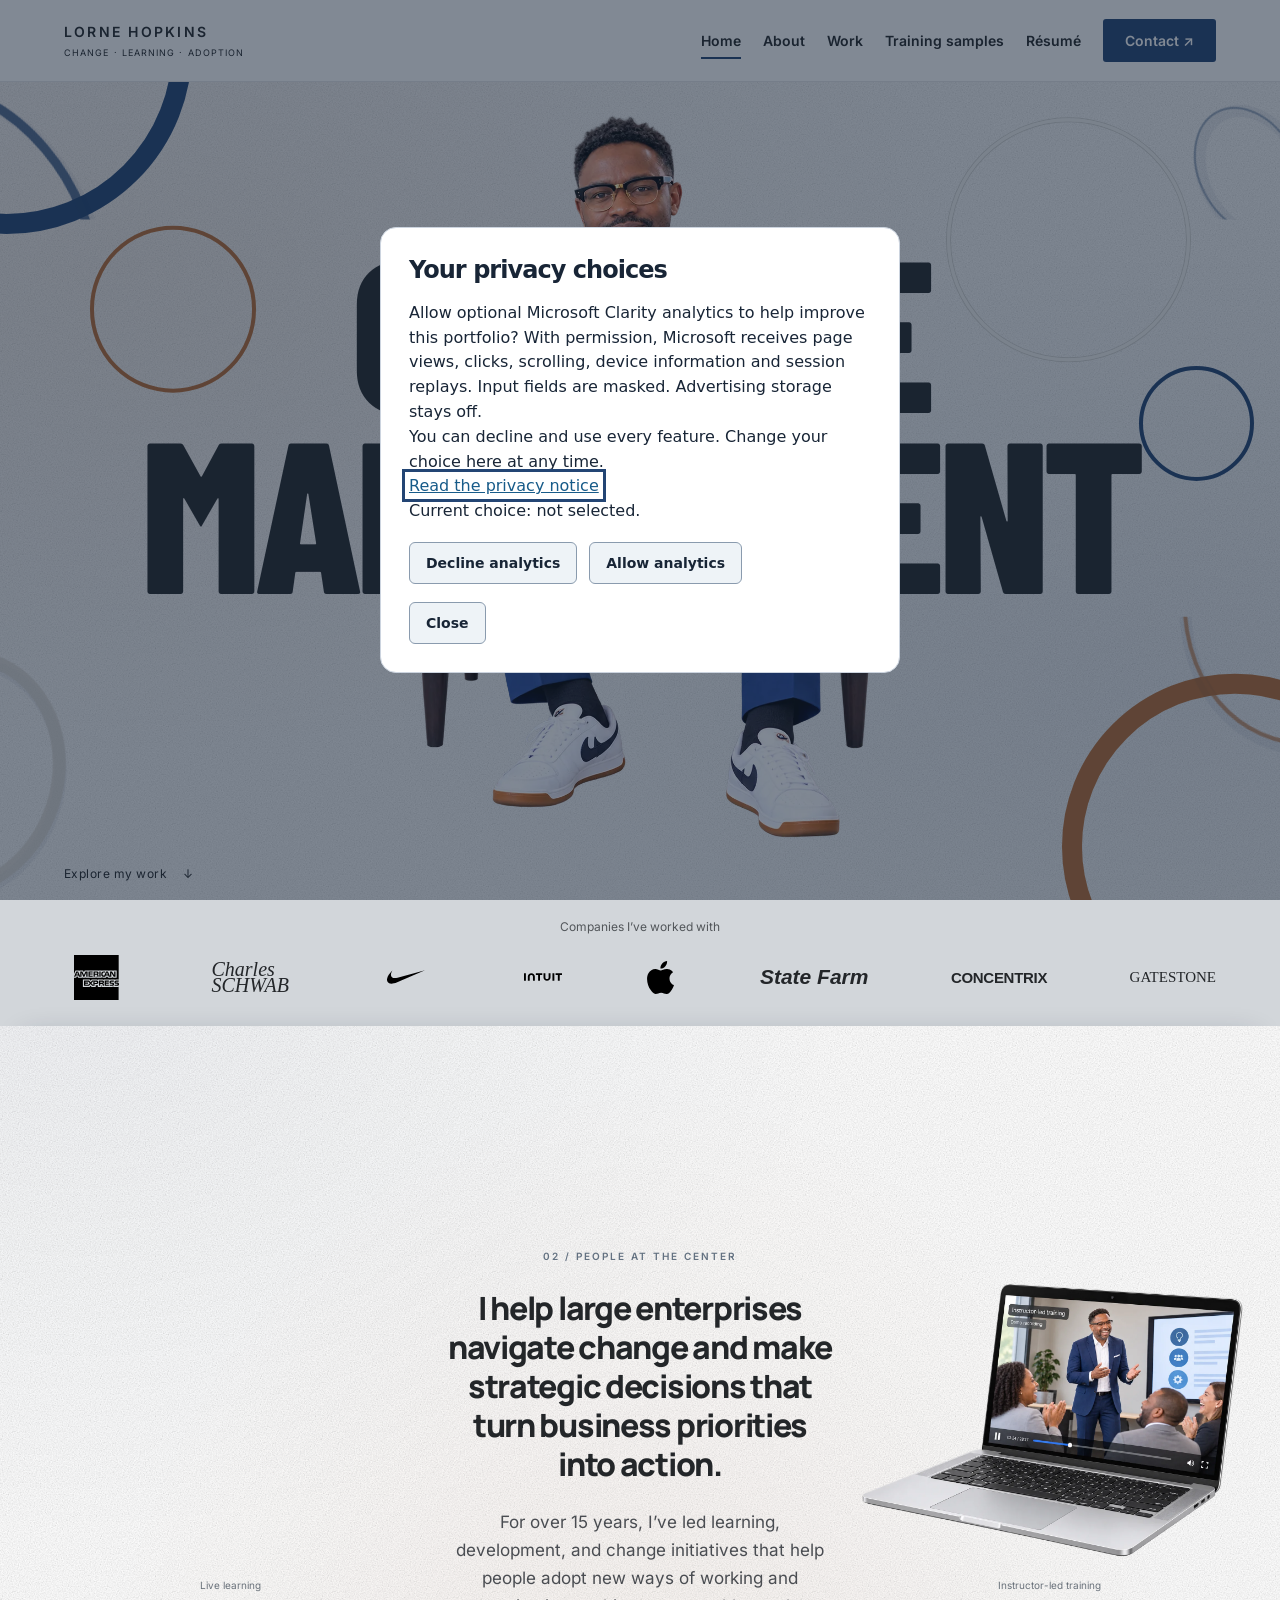
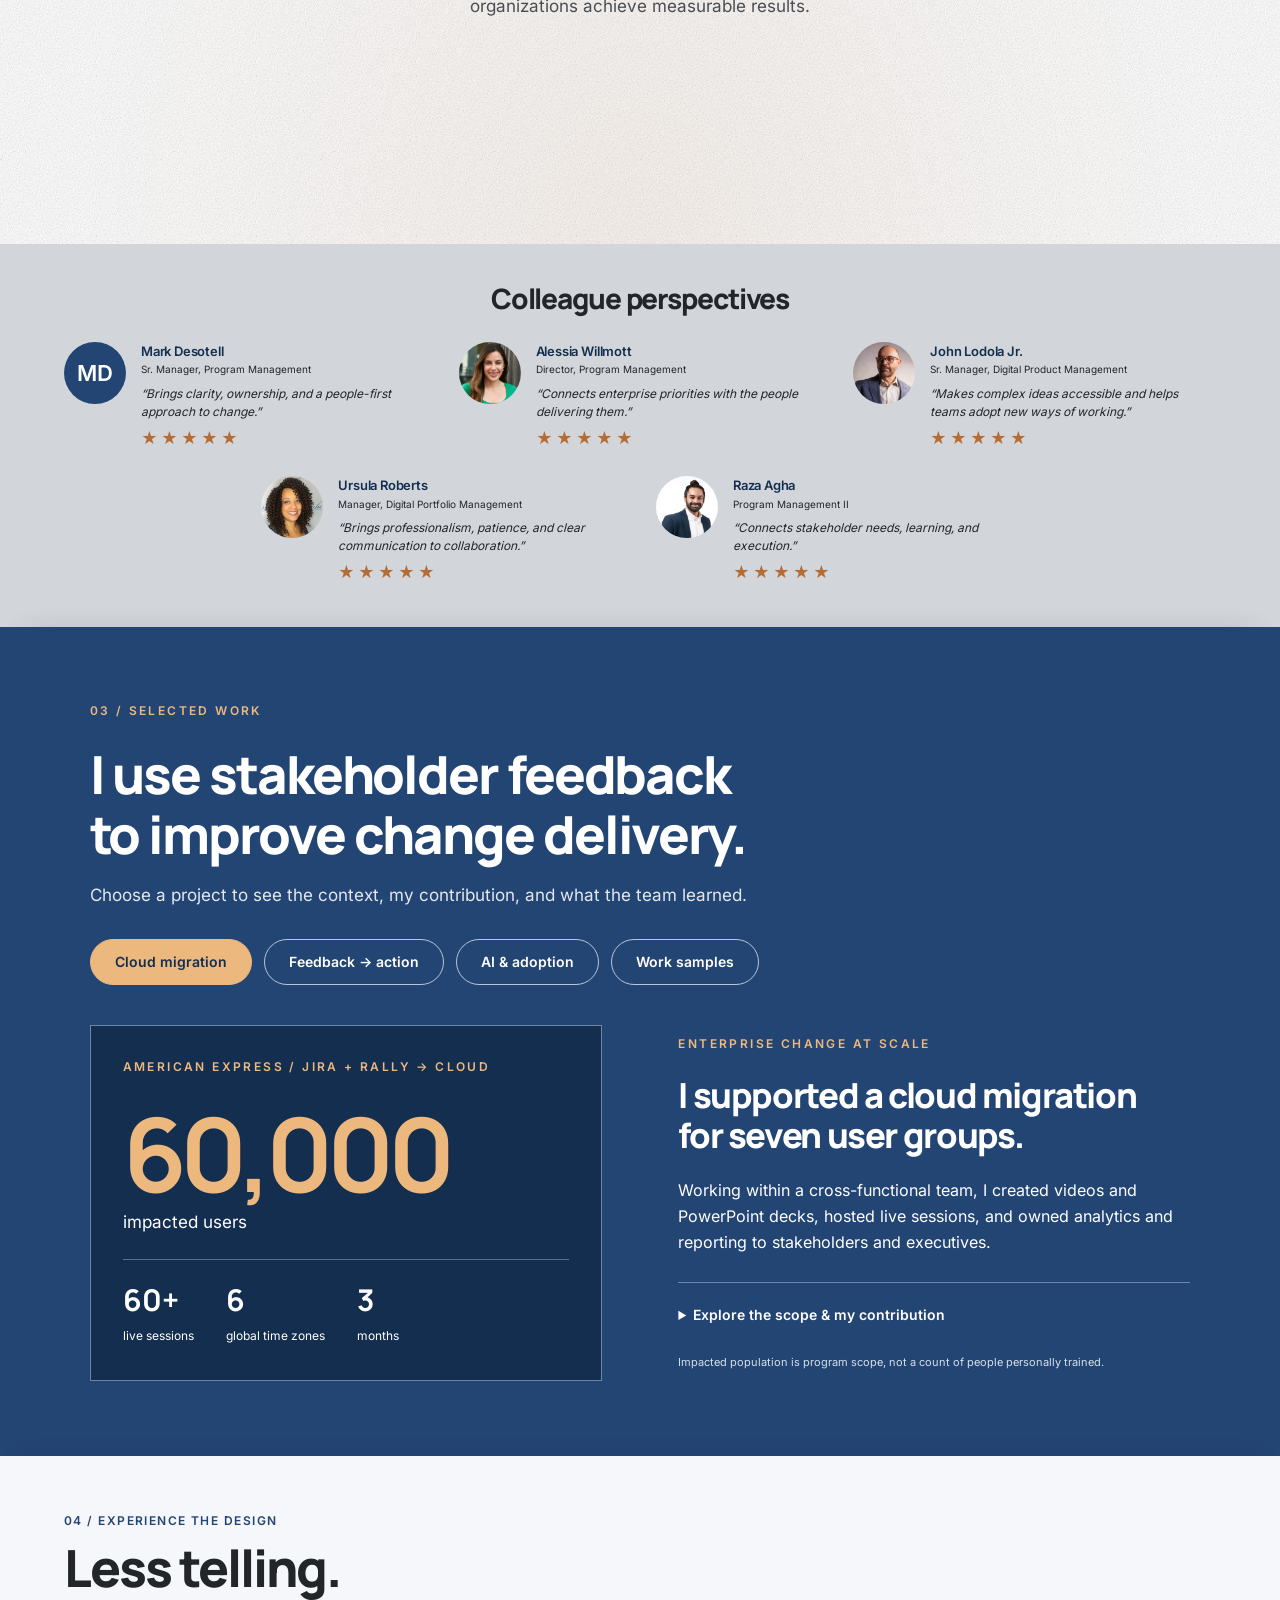
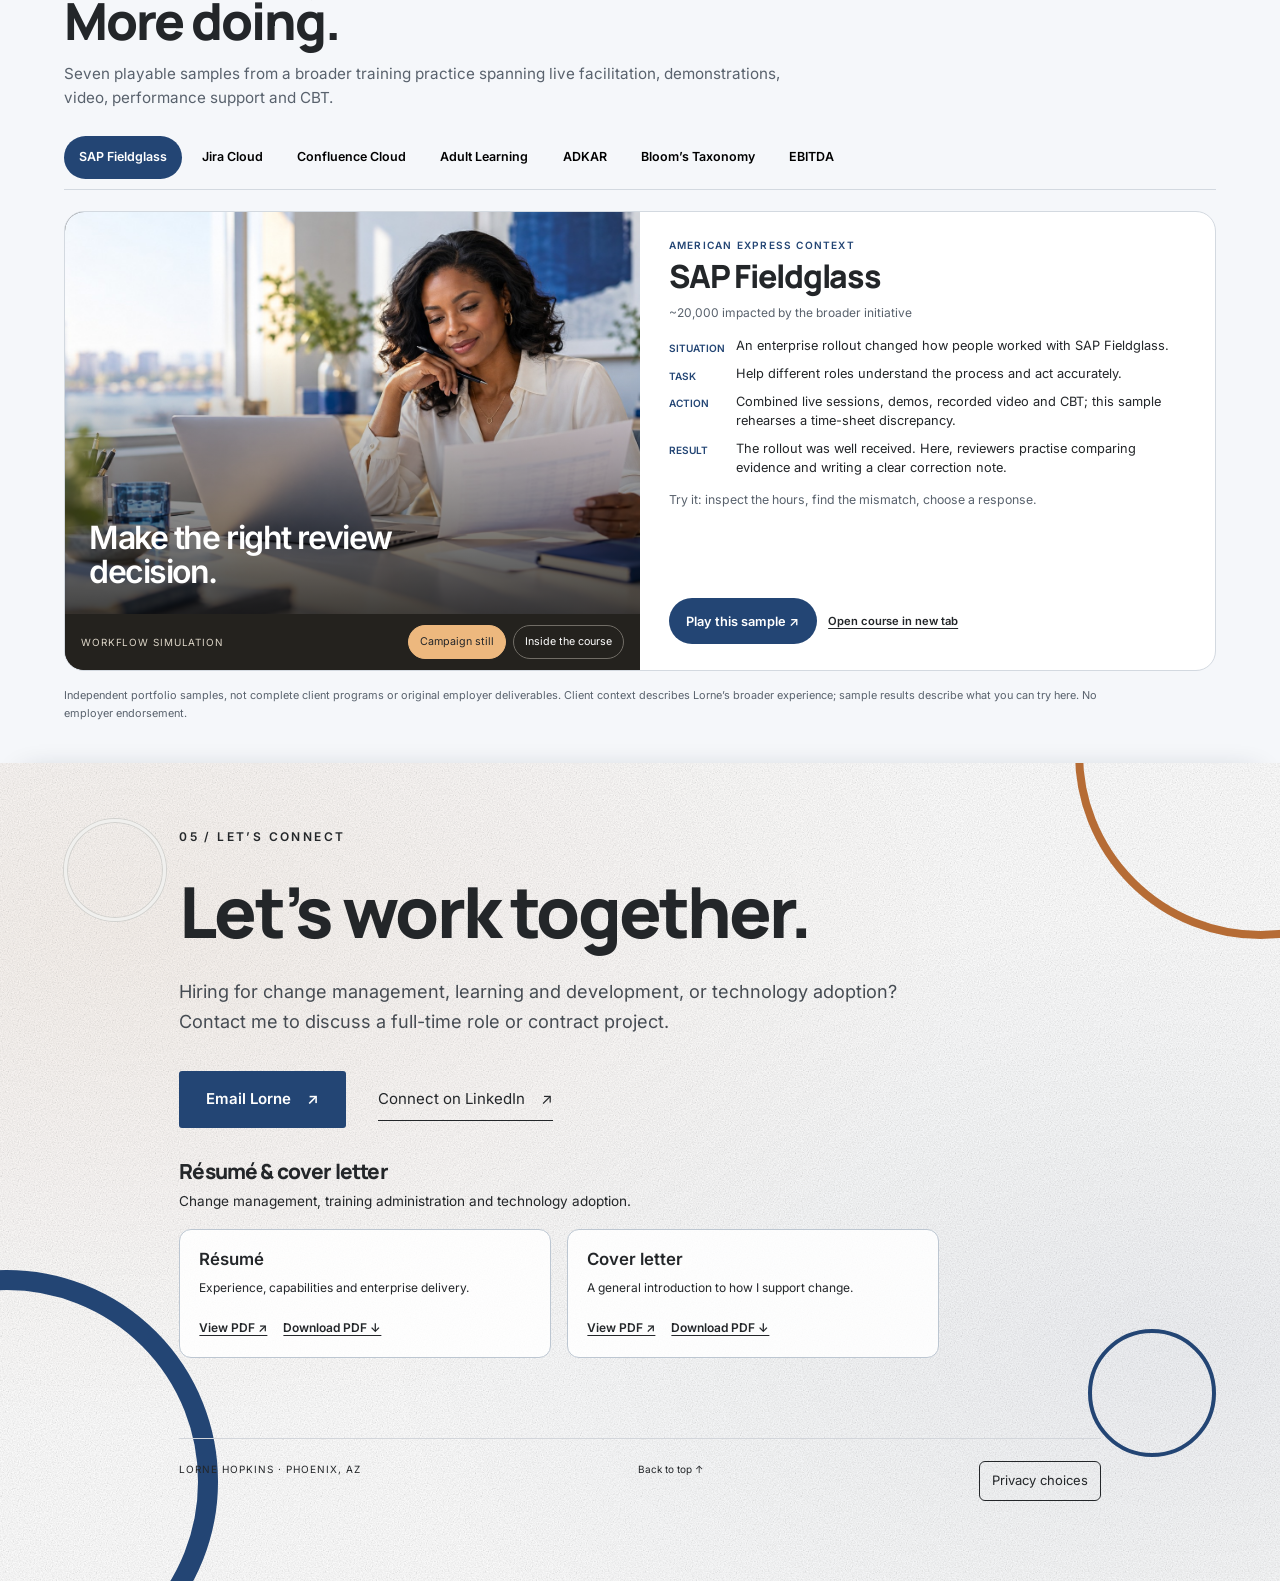
<file: index.html>
<!DOCTYPE html>

<html lang="en">
<head>
<meta charset="utf-8"/>
<meta content="width=device-width,initial-scale=1" name="viewport"/>
<meta content="#234574" name="theme-color"/>
<meta content="Lorne Hopkins — change management, learning and development, and technology adoption. Explore enterprise projects and connect about a role or contract." name="description"/>
<title>
   Lorne Hopkins | Change, Learning &amp; Adoption
  </title>
<link href="favicon.svg" rel="icon" type="image/svg+xml"/>
<link as="image" fetchpriority="high" href="hero.webp" imagesizes="(max-width: 700px) 90vw, 60vh" imagesrcset="assets/hero-small.webp 530w, assets/hero.webp 1060w" rel="preload"/>
<script>if (!matchMedia('(prefers-reduced-motion: reduce)').matches) { document.documentElement.classList.add('hero-intro'); setTimeout(function () { document.documentElement.classList.remove('hero-intro'); }, 4500); }</script>
<link href="fonts.css?v=approved-20261009" rel="stylesheet"/>
<link href="styles.css?v=approved-20261009" rel="stylesheet"/>
<script defer="" src="main.js?v=approved-20261009">
</script>
<link href="training.css?v=approved-20261009" rel="stylesheet"/><link href="showcase-theme.css?v=approved-20261009" rel="stylesheet"/><script defer="" src="training-data.js?v=approved-20261009"></script><script defer="" src="training.js?v=approved-20261009"></script><link rel="stylesheet" href="portfolio-analytics.css?v=1"><script defer src="portfolio-analytics.js?v=1" data-portfolio="change_management" data-clarity-project="yv4vcnd6r8"></script></head>
<body>
<a class="skip" href="#about">
   Skip to content
  </a>
<header class="site-header">
<a aria-label="Lorne Hopkins — home" class="brand" href="#home">
    LORNE HOPKINS
    <span>
     CHANGE · LEARNING · ADOPTION
    </span>
</a>
<button aria-controls="primary-nav" aria-expanded="false" class="menu-toggle" type="button">
    Menu
    <span aria-hidden="true">
     ☰
    </span>
</button>
<nav aria-label="Main navigation" id="primary-nav">
<a aria-current="location" href="#home">
     Home
    </a>
<a href="#about">
     About
    </a>
<a href="#work">
     Work
    </a>
<a href="#training">Training samples</a><a href="#downloads">Résumé</a>
<a class="nav-contact" href="#contact">
     Contact
     <span aria-hidden="true">
      ↗
     </span>
</a></nav>
</header>
<main>
<div class="scene" style="--scene-order: 1">
<div class="section-sheet">
<!-- 01 HOME: portrait, headline and rings -->
<section aria-labelledby="hero-title" class="hero screen" id="home">
<div aria-hidden="true" class="matte-surface"></div>
<div aria-hidden="true" class="rings">
<i class="ring ring-one">
</i>
<i class="ring ring-two">
</i>
<i class="ring ring-three">
</i>
<i class="ring ring-four">
</i>
<i class="ring ring-five">
</i>
</div>
<h1 id="hero-title">
<span>
        CHANGE
       </span>
<span>
        MANAGEMENT
       </span>
</h1>
<div class="hero-person">
<svg aria-hidden="true" class="hero-trace" focusable="false" viewbox="0 0 265 371"><path d="M118,12 L120,12 L120,13 L125,13 L125,14 L126,14 L126,13 L127,13 L127,12 L128,12 L128,13 L129,13 L129,14 L130,14 L130,15 L131,15 L131,16 L133,16 L133,15 L136,15 L136,16 L137,16 L137,17 L139,17 L139,18 L140,18 L140,19 L142,19 L142,20 L143,20 L143,21 L144,21 L144,23 L145,23 L145,24 L146,24 L146,25 L147,25 L147,28 L148,28 L148,34 L149,34 L149,43 L151,43 L151,44 L152,44 L152,46 L153,46 L153,50 L152,50 L152,55 L151,55 L151,58 L150,58 L150,59 L148,59 L148,60 L147,60 L147,67 L148,67 L148,68 L149,68 L149,69 L152,69 L152,70 L155,70 L155,71 L157,71 L157,72 L159,72 L159,73 L161,73 L161,74 L162,74 L162,75 L165,75 L165,76 L167,76 L167,77 L171,77 L171,78 L174,78 L174,79 L178,79 L178,80 L181,80 L181,81 L184,81 L184,82 L188,82 L188,83 L190,83 L190,84 L193,84 L193,85 L194,85 L194,87 L195,87 L195,91 L196,91 L196,94 L197,94 L197,98 L198,98 L198,100 L199,100 L199,103 L200,103 L200,107 L201,107 L201,112 L202,112 L202,115 L214,115 L214,116 L216,116 L216,117 L217,117 L217,118 L218,118 L218,121 L219,121 L219,128 L220,128 L220,159 L221,159 L221,160 L227,160 L227,161 L229,161 L229,162 L230,162 L230,163 L231,163 L231,164 L232,164 L232,165 L234,165 L234,166 L235,166 L235,167 L236,167 L236,168 L237,168 L237,169 L238,169 L238,170 L239,170 L239,171 L240,171 L240,172 L241,172 L241,173 L242,173 L242,174 L244,174 L244,175 L245,175 L245,177 L246,177 L246,181 L247,181 L247,272 L246,272 L246,276 L245,276 L245,277 L243,277 L243,278 L242,278 L242,286 L241,286 L241,300 L240,300 L240,312 L239,312 L239,314 L238,314 L238,315 L233,315 L233,314 L232,314 L232,312 L231,312 L231,301 L230,301 L230,288 L229,288 L229,278 L223,278 L223,277 L220,277 L220,278 L219,278 L219,298 L218,298 L218,299 L216,299 L216,300 L215,300 L215,301 L213,301 L213,302 L210,302 L210,303 L208,303 L208,304 L206,304 L206,309 L207,309 L207,310 L206,310 L206,312 L207,312 L207,313 L208,313 L208,314 L209,314 L209,315 L211,315 L211,316 L212,316 L212,317 L213,317 L213,319 L214,319 L214,323 L215,323 L215,324 L216,324 L216,326 L217,326 L217,327 L215,327 L215,325 L214,325 L214,323 L213,323 L213,322 L212,322 L212,324 L213,324 L213,326 L214,326 L214,328 L215,328 L215,329 L216,329 L216,331 L217,331 L217,332 L218,332 L218,334 L219,334 L219,335 L220,335 L220,336 L221,336 L221,337 L222,337 L222,338 L223,338 L223,339 L224,339 L224,341 L225,341 L225,343 L226,343 L226,345 L227,345 L227,347 L228,347 L228,356 L226,356 L226,357 L209,357 L209,358 L201,358 L201,357 L196,357 L196,356 L194,356 L194,355 L192,355 L192,354 L191,354 L191,353 L190,353 L190,351 L189,351 L189,347 L188,347 L188,346 L186,346 L186,345 L184,345 L184,344 L181,344 L181,343 L179,343 L179,342 L177,342 L177,341 L176,341 L176,340 L175,340 L175,339 L174,339 L174,331 L175,331 L175,324 L176,324 L176,318 L177,318 L177,315 L178,315 L178,313 L179,313 L179,310 L180,310 L180,308 L181,308 L181,307 L182,307 L182,306 L183,306 L183,303 L182,303 L182,301 L181,301 L181,278 L180,278 L180,277 L168,277 L168,278 L167,278 L167,277 L152,277 L152,278 L151,278 L151,277 L144,277 L144,278 L141,278 L141,277 L136,277 L136,278 L135,278 L135,277 L117,277 L117,278 L108,278 L108,279 L109,279 L109,282 L110,282 L110,286 L111,286 L111,289 L112,289 L112,291 L113,291 L113,293 L114,293 L114,294 L117,294 L117,295 L118,295 L118,296 L119,296 L119,298 L120,298 L120,300 L121,300 L121,302 L122,302 L122,306 L123,306 L123,311 L124,311 L124,317 L125,317 L125,324 L124,324 L124,326 L122,326 L122,327 L120,327 L120,328 L116,328 L116,329 L113,329 L113,330 L109,330 L109,331 L106,331 L106,332 L104,332 L104,333 L102,333 L102,334 L101,334 L101,337 L100,337 L100,338 L99,338 L99,339 L98,339 L98,340 L96,340 L96,341 L94,341 L94,342 L90,342 L90,343 L68,343 L68,342 L64,342 L64,341 L62,341 L62,334 L63,334 L63,332 L64,332 L64,331 L65,331 L65,329 L66,329 L66,328 L67,328 L67,327 L68,327 L68,326 L69,326 L69,325 L70,325 L70,324 L71,324 L71,323 L73,323 L73,322 L74,322 L74,321 L75,321 L75,320 L76,320 L76,319 L77,319 L77,317 L78,317 L78,316 L79,316 L79,315 L80,315 L80,314 L81,314 L81,312 L82,312 L82,311 L81,311 L81,312 L78,312 L78,309 L79,309 L79,311 L81,311 L81,310 L82,310 L82,309 L83,309 L83,308 L84,308 L84,306 L85,306 L85,305 L84,305 L84,306 L82,306 L82,307 L81,307 L81,308 L80,308 L80,309 L79,309 L79,307 L80,307 L80,306 L81,306 L81,305 L82,305 L82,304 L84,304 L84,303 L86,303 L86,302 L88,302 L88,301 L89,301 L89,300 L90,300 L90,298 L89,298 L89,295 L88,295 L88,293 L80,293 L80,294 L72,294 L72,293 L70,293 L70,289 L69,289 L69,284 L68,284 L68,279 L67,279 L67,278 L55,278 L55,282 L53,282 L53,283 L50,283 L50,282 L48,282 L48,278 L41,278 L41,281 L40,281 L40,294 L39,294 L39,307 L38,307 L38,314 L34,314 L34,315 L33,315 L33,314 L30,314 L30,303 L29,303 L29,290 L28,290 L28,278 L25,278 L25,277 L24,277 L24,236 L23,236 L23,181 L24,181 L24,177 L25,177 L25,175 L26,175 L26,174 L27,174 L27,173 L28,173 L28,172 L29,172 L29,171 L31,171 L31,170 L32,170 L32,168 L33,168 L33,167 L35,167 L35,166 L36,166 L36,165 L37,165 L37,164 L38,164 L38,163 L39,163 L39,162 L40,162 L40,161 L42,161 L42,160 L46,160 L46,159 L49,159 L49,160 L50,160 L50,143 L51,143 L51,125 L52,125 L52,119 L53,119 L53,118 L54,118 L54,116 L56,116 L56,115 L64,115 L64,114 L65,114 L65,108 L66,108 L66,105 L67,105 L67,102 L68,102 L68,99 L69,99 L69,95 L70,95 L70,93 L71,93 L71,88 L72,88 L72,86 L75,86 L75,85 L77,85 L77,84 L80,84 L80,83 L83,83 L83,82 L85,82 L85,81 L88,81 L88,80 L91,80 L91,79 L94,79 L94,78 L96,78 L96,77 L98,77 L98,76 L100,76 L100,75 L102,75 L102,74 L104,74 L104,73 L106,73 L106,72 L108,72 L108,71 L109,71 L109,70 L108,70 L108,68 L107,68 L107,66 L106,66 L106,65 L105,65 L105,61 L104,61 L104,59 L103,59 L103,57 L102,57 L102,53 L101,53 L101,51 L102,51 L102,49 L101,49 L101,47 L102,47 L102,46 L103,46 L103,45 L102,45 L102,42 L101,42 L101,30 L102,30 L102,26 L103,26 L103,25 L104,25 L104,24 L105,24 L105,23 L106,23 L106,20 L107,20 L107,19 L109,19 L109,18 L111,18 L111,17 L113,17 L113,16 L114,16 L114,15 L117,15 L117,13 L118,13Z"></path></svg>
<img alt="Lorne Hopkins in a blue suit and white pocket square, seated in a cognac chair" decoding="async" fetchpriority="high" height="1484" sizes="(max-width: 700px) 90vw, 60vh" src="hero.webp" srcset="hero-small.webp 530w, hero.webp 1060w" width="1060"/>
</div>
<a class="scroll-cue" href="#about">
       Explore my work
       <span aria-hidden="true">
        ↓
       </span>
</a>
</section>
<aside aria-label="Companies I have worked with" class="company-strip">
<p>
       Companies I’ve worked with
      </p>
<div class="companies">
<span class="amex">
<img alt="American Express" decoding="async" height="38" src="americanexpress.svg" width="100"/>
</span>
<span class="schwab">
        Charles
        <br/>
        SCHWAB
       </span>
<span class="nike">
<img alt="Nike" decoding="async" height="38" src="nike.svg" width="100"/>
</span>
<span class="intuit">
<img alt="Intuit" decoding="async" height="38" src="intuit.svg" width="100"/>
</span>
<span class="apple">
<img alt="Apple" decoding="async" height="38" src="apple.svg" width="100"/>
</span>
<span class="statefarm">
        State Farm
       </span>
<span class="concentrix">
        CONCENTRIX
       </span>
<span class="gatestone">
        GATESTONE
       </span>
</div>
</aside>
</div>
</div>
<div class="scene" style="--scene-order: 2">
<div class="section-sheet">
<!-- 02 ABOUT: laptop images and value statement -->
<section aria-labelledby="about-title" class="about screen" id="about">
<div aria-hidden="true" class="matte-surface"></div>
<figure class="laptop left">
<img alt="Lorne listening during a live online learning session on a laptop" decoding="async" height="1024" loading="lazy" src="live-session.webp" width="1536"/>
<figcaption>
        Live learning
       </figcaption>
</figure>
<div class="about-copy">
<p class="eyebrow">
        02 / PEOPLE AT THE CENTER
       </p>
<h2 id="about-title">
        I help large enterprises navigate change and make strategic decisions that turn business priorities into action.
       </h2>
<p>
        For over 15 years, I’ve led learning, development, and change initiatives that help people adopt new ways of working and organizations achieve measurable results.
       </p>
</div>
<figure class="laptop right">
<img alt="Lorne presenting instructor-led training on a laptop" decoding="async" height="1024" loading="lazy" src="instructor-session.webp" width="1536"/>
<figcaption>
        Instructor-led training
       </figcaption>
</figure>
</section>
<!-- COLLEAGUE PERSPECTIVES: approved reviews -->
<aside aria-labelledby="colleague-title" class="testimonials">
<div class="testimonial-heading">
<h2 id="colleague-title">
        Colleague perspectives
       </h2>
</div>
<div class="colleagues">
<article class="colleague">
<span aria-label="Photo placeholder for Mark Desotell" class="initials">
         MD
        </span>
<div>
<h3>
          Mark Desotell
         </h3>
<p class="role">
          Sr. Manager, Program Management
         </p>
<p class="quote">
<em>“Brings clarity, ownership, and a people-first approach to change.”</em>
</p>
<p aria-label="5 out of 5 stars" class="review-stars"><span aria-hidden="true">★★★★★</span></p>
</div>
</article>
<article class="colleague">
<img alt="Alessia Willmott" decoding="async" height="719" loading="lazy" src="alessia-willmott.jpg" width="719"/>
<div>
<h3>
          Alessia Willmott
         </h3>
<p class="role">
          Director, Program Management
         </p>
<p class="quote">
<em>“Connects enterprise priorities with the people delivering them.”</em>
</p>
<p aria-label="5 out of 5 stars" class="review-stars"><span aria-hidden="true">★★★★★</span></p>
</div>
</article>
<article class="colleague">
<img alt="John Lodola Jr." decoding="async" height="800" loading="lazy" src="john-lodola.jpg" width="800"/>
<div>
<h3>
          John Lodola Jr.
         </h3>
<p class="role">
          Sr. Manager, Digital Product Management
         </p>
<p class="quote">
<em>“Makes complex ideas accessible and helps teams adopt new ways of working.”</em>
</p>
<p aria-label="5 out of 5 stars" class="review-stars"><span aria-hidden="true">★★★★★</span></p>
</div>
</article>
<article class="colleague">
<img alt="Ursula Roberts" decoding="async" height="800" loading="lazy" src="ursula-roberts.jpg" width="800"/>
<div>
<h3>
          Ursula Roberts
         </h3>
<p class="role">
          Manager, Digital Portfolio Management
         </p>
<p class="quote">
<em>“Brings professionalism, patience, and clear communication to collaboration.”</em>
</p>
<p aria-label="5 out of 5 stars" class="review-stars"><span aria-hidden="true">★★★★★</span></p>
</div>
</article>
<article class="colleague">
<img alt="Raza Agha" decoding="async" height="800" loading="lazy" src="raza-agha-candidate.jpg" width="800"/>
<div>
<h3>
          Raza Agha
         </h3>
<p class="role">
          Program Management II
         </p>
<p class="quote">
<em>“Connects stakeholder needs, learning, and execution.”</em>
</p>
<p aria-label="5 out of 5 stars" class="review-stars"><span aria-hidden="true">★★★★★</span></p>
</div>
</article>
</div>
</aside>
</div>
</div>
<div class="scene" style="--scene-order: 3">
<div class="section-sheet">
<!-- 03 WORK: tabs and project panels -->
<section aria-labelledby="work-title" class="work screen" id="work">
<div class="section-heading">
<div>
<p class="label gold">
         03 / SELECTED WORK
        </p>
<h2 id="work-title">
         I use stakeholder feedback
         <br/>
         to improve change delivery.
        </h2>
</div>
<p>
        Choose a project to see the context, my contribution, and what the team learned.
       </p>
</div>
<div aria-label="Choose a project" class="tabs" role="tablist">
<button aria-controls="jira" aria-selected="true" data-panel="jira" id="tab-jira" role="tab" tabindex="0" type="button">
        Cloud migration
       </button>
<button aria-controls="feedback" aria-selected="false" data-panel="feedback" id="tab-feedback" role="tab" tabindex="-1" type="button">
        Feedback → action
       </button>
<button aria-controls="ai" aria-selected="false" data-panel="ai" id="tab-ai" role="tab" tabindex="-1" type="button">
        AI &amp; adoption
       </button>
<button aria-controls="samples" aria-selected="false" data-panel="samples" id="tab-samples" role="tab" tabindex="-1" type="button">
        Work samples
       </button>
</div>
<article aria-labelledby="tab-jira" class="panel" id="jira" role="tabpanel" tabindex="0">
<div class="work-art">
<p class="label gold">
         American Express / Jira + Rally → Cloud
        </p>
<div>
<div class="big-stat">
          60,000
         </div>
<p class="stat-caption">
          impacted users
         </p>
</div>
<div class="microstats">
<div>
<strong>60+</strong>
<span>
           live sessions
          </span>
</div>
<div>
<strong>
           6
          </strong>
<span>
           global time zones
          </span>
</div>
<div>
<strong>
           3
          </strong>
<span>
           months
          </span>
</div>
</div>
</div>
<div class="case-copy">
<p class="label gold">
         Enterprise change at scale
        </p>
<h3>
         I supported a cloud migration
         <br/>
         for seven user groups.
        </h3>
<p>
         Working within a cross-functional team, I created videos and PowerPoint decks, hosted live sessions, and owned analytics and reporting to stakeholders and executives.
        </p>
<details>
<summary>
          Explore the scope &amp; my contribution
         </summary>
<div class="detail">
<p>
           Jira Data Center and Rally to Jira Cloud: a three-month program across US West, US East, Manila, New Delhi, Sydney and London. I also partnered on messaging, communications and resource coordination.
          </p>
<p>
           Related initiatives: Confluence Cloud (20,000 impacted users), data center transfer (10,000), and SAP Fieldglass (20,000), with delivery scope tailored to each.
          </p>
</div>
</details>
<p class="scope">
         Impacted population is program scope, not a count of people personally trained.
        </p>
</div>
</article>
<article aria-labelledby="tab-feedback" class="panel" hidden="" id="feedback" role="tabpanel" tabindex="0">
<div class="work-art">
<p class="label gold">
         The decision that changed the approach
        </p>
<div>
<div class="big-stat" style="font-size:clamp(35px,4vw,58px)">
          Feedback shaped
          <br/>
          our training
          <br/>
          approach.
         </div>
</div>
</div>
<div class="case-copy">
<p class="label gold">
         Qualtrics + AI-assisted analysis
        </p>
<h3>
         I used feedback to recommend
         <br/>
         more demos and Q&amp;A.
        </h3>
<p>
         I built feedback systems using surveys, session chats and transcripts, and stakeholder reviews. The insights helped our team shift from videos and instruction to interactive demos and Q&amp;A.
        </p>
<details>
<summary>
          See the insight, pivot &amp; observations
         </summary>
<div class="detail">
<p>
           Our original model prioritized consistency. Feedback revealed disengagement and frustration. I used ChatGPT to help identify recurring questions, themes and underlying issues, then communicated findings to inform our approach.
          </p>
<p>
           The team pivoted to encourage curiosity and participation. After launch, we observed higher tool and resource use, greater self-enablement and reduced negative sentiment. These are qualitative program observations, not results attributable solely to one format change.
          </p>
</div>
</details>
</div>
</article>
<article aria-labelledby="tab-ai" class="panel" hidden="" id="ai" role="tabpanel" tabindex="0">
<div class="work-art">
<p class="label gold">
         Make emerging tools useful
        </p>
<div>
<div class="big-stat" style="font-size:clamp(33px,4vw,55px)">
          ROVO.
          <br/>
          COPILOT.
          <br/>
          CHATGPT.
          <br/>
          CLAUDE.
         </div>
</div>
</div>
<div class="case-copy">
<p class="label gold">
         AI socialization &amp; enablement
        </p>
<h3>
         I help colleagues explore
         <br/>
         AI tools for their work.
        </h3>
<p>
         I support awareness and practical use of Rovo, Copilot, ChatGPT and Claude. My work includes explaining capabilities and helping colleagues explore plugins and workflow improvements.
        </p>
<details>
<summary>
          My toolkit &amp; wider experience
         </summary>
<div class="detail">
<p>
           Qualtrics, PowerPoint, Camtasia, Adobe Creative Cloud, Webex, Slack, Articulate 360, SharePoint, Jira and Confluence.
          </p>
<p>
           My career spans American Express, Charles Schwab, Concentrix, Gatestone and consulting through LAJH Endeavors—connecting learning, quality, operations and technology change.
          </p>
</div>
</details>
</div>
</article>
<article aria-labelledby="tab-samples" class="panel" hidden="" id="samples" role="tabpanel" tabindex="0">
<div class="sample-grid">
<a class="sample" href="https://github.com/LorneH12/Schwab-Learning-Journey" rel="noopener" target="_blank">
<span>
          ONBOARDING / CASE STUDY ↗︎
         </span>
<h3>
          Schwab onboarding case study.
         </h3>
<p>
          Role-based onboarding with 30/60/90-day reinforcement.
         </p>
</a>
<a class="sample" href="https://lorneh12.github.io/carvana-150point-inspection/" rel="noopener" target="_blank">
<span>
          INTERACTIVE / DEMONSTRATION ↗︎
         </span>
<h3>
          Vehicle-inspection training sample.
         </h3>
<p>
          A multilingual vehicle-inspection learning sample.
         </p>
</a>
<a class="sample" href="https://lorneh12.github.io/Intuit-TurboTax-Customer_-Training/" rel="noopener" target="_blank">
<span>
          CUSTOMER EDUCATION / DEMO ↗︎
         </span>
<h3>
          TurboTax customer-training sample.
         </h3>
<p>
          Guided concepts, knowledge checks and language choices.
         </p>
</a>
<a class="sample" href="https://lorneh12.github.io/A_Decade_of_Impact_Podcast/" rel="noopener" target="_blank">
<span>
          MEDIA / REVIEW EXPERIENCE ↗︎
         </span>
<h3>
          A Decade of Impact.
         </h3>
<p>
          A chapter-based podcast and stakeholder feedback experience.
         </p>
</a>
</div>
</article>
</section>
</div>
</div>
<div class="scene" style="--scene-order: 4"><div class="section-sheet"><section aria-labelledby="training-title" class="training-section" id="training">
<div class="training-heading"><div><p class="eyebrow">04 / EXPERIENCE THE DESIGN</p><h2 id="training-title">Less telling.<br/> More doing.</h2></div><p>Seven playable samples from a broader training practice spanning live facilitation, demonstrations, video, performance support and CBT.</p></div>
<div aria-label="Choose a training sample" class="course-tabs" role="tablist"></div>
<label class="mobile-course-label" for="course-select">Choose a training <select id="course-select"></select></label>
<div id="training-panel" role="tabpanel" tabindex="0"></div>
<p class="training-disclosure">Independent portfolio samples, not complete client programs or original employer deliverables. Client context describes Lorne’s broader experience; sample results describe what you can try here. No employer endorsement.</p>
<noscript><p>Play the courses: <a href="https://lorneh12.github.io/course-sap-fieldglass/">SAP Fieldglass</a> · <a href="https://lorneh12.github.io/course-jira-cloud/">Jira Cloud</a> · <a href="https://lorneh12.github.io/course-confluence-cloud/">Confluence Cloud</a> · <a href="https://lorneh12.github.io/course-adult-learning/">Adult Learning</a> · <a href="https://lorneh12.github.io/course-adkar/">ADKAR</a> · <a href="https://lorneh12.github.io/course-blooms-taxonomy/">Bloom’s Taxonomy</a> · <a href="https://lorneh12.github.io/course-ebitda/">EBITDA</a></p></noscript>
</section></div></div><div class="scene" style="--scene-order: 5">
<div class="section-sheet">
<!-- 04 CONTACT: email and LinkedIn -->
<section aria-labelledby="contact-title" class="contact screen" id="contact">
<div aria-hidden="true" class="matte-surface"></div>
<div aria-hidden="true" class="rings">
<i class="ring ring-one">
</i>
<i class="ring ring-two">
</i>
<i class="ring ring-three">
</i>
<i class="ring ring-four">
</i>
<i class="ring ring-five">
</i>
</div>
<div class="contact-copy">
<p class="eyebrow">05 / LET’S CONNECT</p>
<h2 id="contact-title">
        Let’s work together.
       </h2>
<p>
        Hiring for change management, learning and development, or technology adoption? Contact me to discuss a full-time role or contract project.
       </p>
<div class="contact-actions">
<a class="button" href="mailto:LorneH12@gmail.com">
         Email Lorne
         <span aria-hidden="true">
          ↗
         </span>
</a>
<a class="text-link" href="https://www.linkedin.com/in/lorne-hopkins/" rel="noopener noreferrer" target="_blank">
         Connect on LinkedIn
         <span aria-hidden="true">
          ↗
         </span>
</a>
</div>
<div class="career-downloads" id="downloads"><h3>Résumé &amp; cover letter</h3><p>Change management, training administration and technology adoption.</p><div class="download-grid"><article><h4>Résumé</h4><p>Experience, capabilities and enterprise delivery.</p><a href="Lorne_Hopkins_Change_Management_Resume.pdf" rel="noopener" target="_blank">View PDF ↗</a><a download="" href="Lorne_Hopkins_Change_Management_Resume.pdf">Download PDF ↓</a></article><article><h4>Cover letter</h4><p>A general introduction to how I support change.</p><a href="Lorne_Hopkins_Change_Management_Cover_Letter.pdf" rel="noopener" target="_blank">View PDF ↗</a><a download="" href="Lorne_Hopkins_Change_Management_Cover_Letter.pdf">Download PDF ↓</a></article></div></div></div>
<footer>
<span>
        LORNE HOPKINS · PHOENIX, AZ
       </span>
<a href="#home">
        Back to top ↑
       </a>
</footer>
</section>
</div>
</div>
</main>
<!-- Foreground ornaments: the script masks every text/image area and opaque divider. -->
<svg aria-hidden="true" class="depth-ornaments" focusable="false" xmlns="http://www.w3.org/2000/svg">
<defs><mask id="ornament-safe-space" maskunits="userSpaceOnUse"><rect class="mask-base" fill="white" height="100%" width="100%"></rect><g class="content-cutouts" fill="black"></g></mask></defs>
<g class="floating-rings" mask="url(#ornament-safe-space)">
<g class="orbit orbit-navy"><ellipse class="orbit-shadow"></ellipse><ellipse class="orbit-face"></ellipse></g>
<g class="orbit orbit-cognac"><ellipse class="orbit-shadow"></ellipse><ellipse class="orbit-face"></ellipse></g>
<g class="orbit orbit-chalk"><ellipse class="orbit-shadow"></ellipse><ellipse class="orbit-face"></ellipse></g>
<g class="orbit orbit-fine"><ellipse class="orbit-shadow"></ellipse><ellipse class="orbit-face"></ellipse></g>
</g>
</svg>
<dialog aria-labelledby="player-title" id="course-player"><div class="player-bar"><div><small>INTERACTIVE TRAINING SAMPLE</small><h2 id="player-title"></h2></div><a id="player-external" rel="noopener" target="_blank">Open in new tab ↗</a><button aria-label="Close course player" id="player-close" type="button">Close ✕</button></div><div id="player-frame"></div></dialog></body>
</html>
</file>
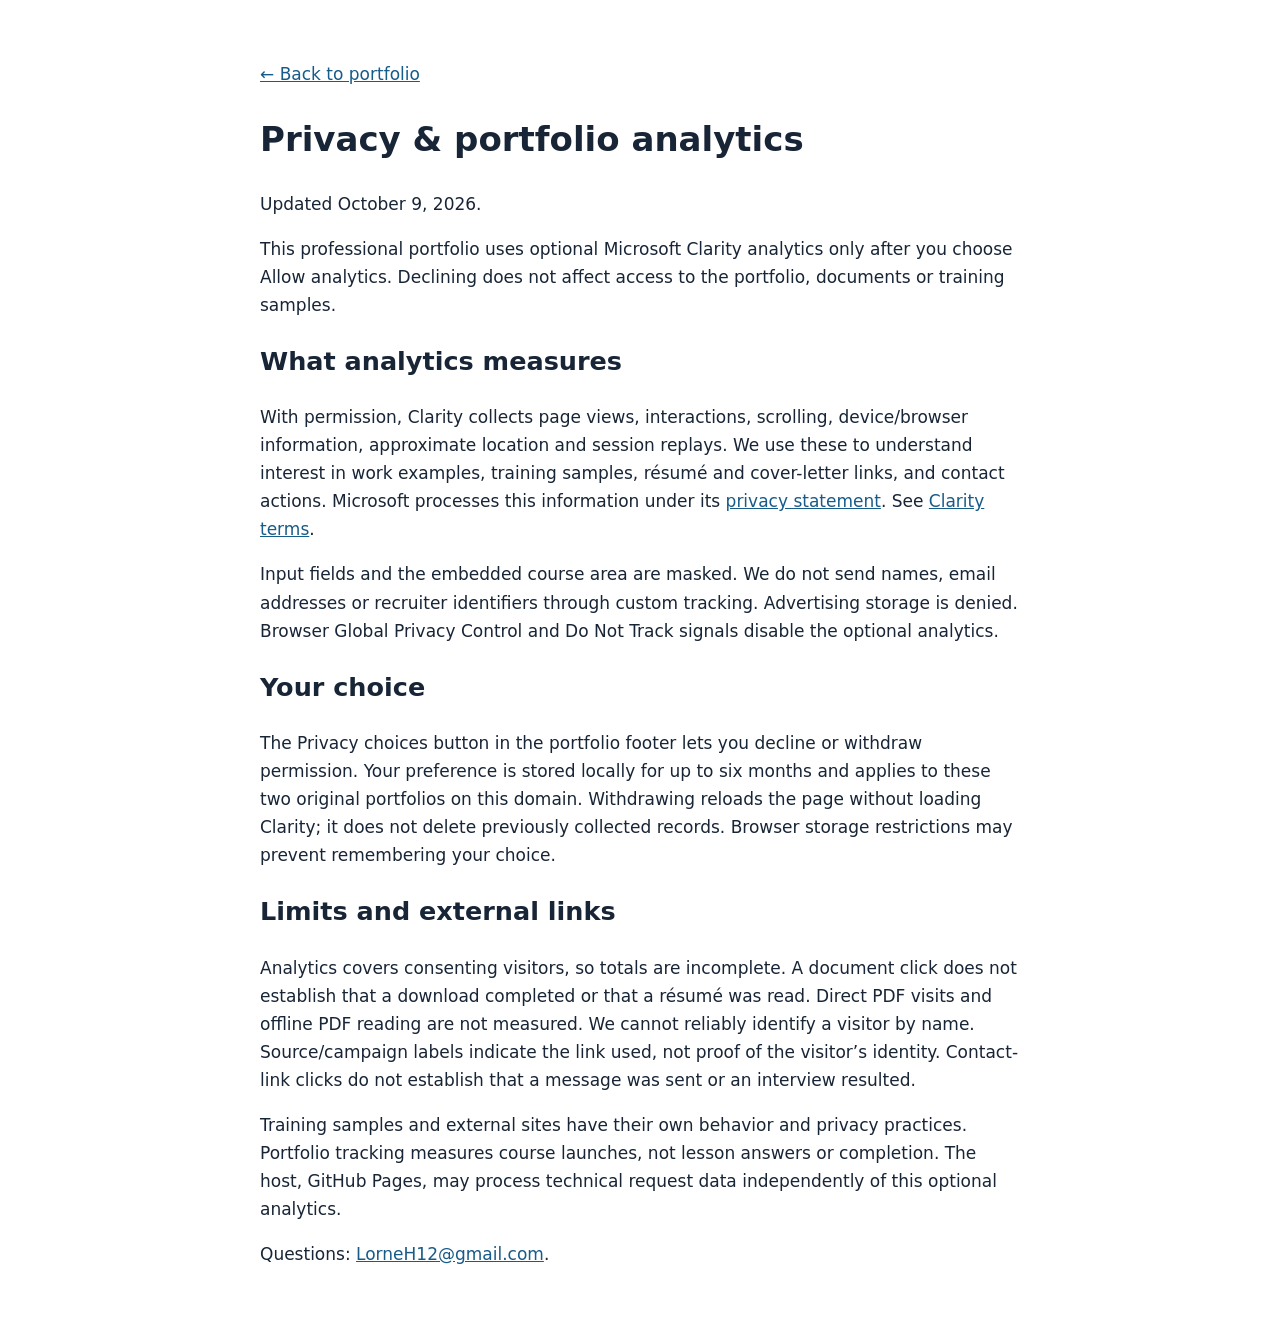
<file: privacy.html>
<!doctype html><html lang="en"><meta charset="utf-8"><meta name="viewport" content="width=device-width,initial-scale=1"><title>Privacy | Lorne Hopkins</title><style>body{max-width:760px;margin:60px auto;padding:0 24px;font:17px/1.65 system-ui;color:#182536}a{color:#175b89}</style><a href="./">← Back to portfolio</a><h1>Privacy &amp; portfolio analytics</h1><p>Updated October 9, 2026.</p><p>This professional portfolio uses optional Microsoft Clarity analytics only after you choose Allow analytics. Declining does not affect access to the portfolio, documents or training samples.</p><h2>What analytics measures</h2><p>With permission, Clarity collects page views, interactions, scrolling, device/browser information, approximate location and session replays. We use these to understand interest in work examples, training samples, résumé and cover-letter links, and contact actions. Microsoft processes this information under its <a href="https://privacy.microsoft.com/privacystatement">privacy statement</a>. See <a href="https://clarity.microsoft.com/terms">Clarity terms</a>.</p><p>Input fields and the embedded course area are masked. We do not send names, email addresses or recruiter identifiers through custom tracking. Advertising storage is denied. Browser Global Privacy Control and Do Not Track signals disable the optional analytics.</p><h2>Your choice</h2><p>The Privacy choices button in the portfolio footer lets you decline or withdraw permission. Your preference is stored locally for up to six months and applies to these two original portfolios on this domain. Withdrawing reloads the page without loading Clarity; it does not delete previously collected records. Browser storage restrictions may prevent remembering your choice.</p><h2>Limits and external links</h2><p>Analytics covers consenting visitors, so totals are incomplete. A document click does not establish that a download completed or that a résumé was read. Direct PDF visits and offline PDF reading are not measured. We cannot reliably identify a visitor by name. Source/campaign labels indicate the link used, not proof of the visitor’s identity. Contact-link clicks do not establish that a message was sent or an interview resulted.</p><p>Training samples and external sites have their own behavior and privacy practices. Portfolio tracking measures course launches, not lesson answers or completion. The host, GitHub Pages, may process technical request data independently of this optional analytics.</p><p>Questions: <a href="mailto:LorneH12@gmail.com">LorneH12@gmail.com</a>.</p></html>
</file>
<file: fonts.css>
@font-face {
  font-family: 'Barlow Condensed';
  font-style: normal;
  font-weight: 800;
  font-display: swap;
  src: url(type-0.ttf) format('truetype');
}
@font-face {
  font-family: 'Inter';
  font-style: normal;
  font-weight: 400;
  font-display: swap;
  src: url(type-1.ttf) format('truetype');
}
@font-face {
  font-family: 'Inter';
  font-style: normal;
  font-weight: 600;
  font-display: swap;
  src: url(type-2.ttf) format('truetype');
}
@font-face {
  font-family: 'Manrope';
  font-style: normal;
  font-weight: 700;
  font-display: swap;
  src: url(type-3.ttf) format('truetype');
}
@font-face {
  font-family: 'Manrope';
  font-style: normal;
  font-weight: 800;
  font-display: swap;
  src: url(type-4.ttf) format('truetype');
}
</file>
<file: styles.css>
:root {
  --blue:#234574;
  --navy:#142e50;
  --ink:#232629;
  --cognac:#b66c35;
  --tan:#edb87e;
  --gray:#d2d6da;
  --white:#fff;
  --header:82px
}
* {
  box-sizing:border-box
}
html {
  scroll-behavior:smooth;
  scroll-padding-top:var(--header)
}
body {
  margin:0;
  color:var(--ink);
  background:white;
  font:18px/1.65 Inter,Arial,sans-serif
}
h1,h2,h3,p,figure {
  margin:0
}
h2,h3 {
  font-family:Manrope,Arial,sans-serif;
  font-weight:800;
  letter-spacing:-.04em;
  line-height:1.15
}
a {
  color:inherit;
  text-decoration:none
}
button {
  font:inherit;
  cursor:pointer
}
img {
  display:block;
  max-width:100%;
  height:auto
}
button,a,summary {
  -webkit-tap-highlight-color:transparent
}
a:focus-visible,button:focus-visible,summary:focus-visible,[tabindex]:focus-visible {
  outline:3px solid var(--cognac);
  outline-offset:6px
}
a,button {
  touch-action:manipulation
}
.skip {
  position:fixed;
  top:-100px;
  left:16px;
  padding:12px;
  background:white;
  z-index:100
}
.skip:focus {
  top:10px
}
.site-header {
  height:var(--header);
  position:fixed;
  inset:0 0 auto;
  z-index:50;
  background:rgba(255,255,255,.97);
  border-bottom:1px solid #e6e7e8;
  display:flex;
  align-items:center;
  justify-content:space-between;
  padding:0 5vw
}
.brand {
  font-size:14px;
  font-weight:600;
  letter-spacing:.16em;
  line-height:1.4
}
.brand span {
  display:block;
  font-size:9px;
  letter-spacing:.12em;
  margin-top:5px;
  font-weight:400
}
.site-header nav {
  display:flex;
  align-items:center;
  gap:32px;
  font-size:14px;
  font-weight:600
}
.site-header nav a {
  position:relative;
  padding:10px 0
}
.site-header nav a:not(.nav-contact)[aria-current]::after {
  content:"";
  height:2px;
  position:absolute;
  bottom:3px;
  inset-inline:0;
  background:var(--blue)
}
.site-header nav .nav-contact {
  background:var(--blue);
  color:white;
  padding:10px 22px;
  border-radius:3px
}
.menu-toggle {
  display:none
}
.screen {
  min-height:calc(100svh - var(--header));
  position:relative;
  isolation:isolate;
  scroll-margin-top:0
}
.hero {
  margin-top:0;
  height:calc(100svh - var(--header));
  min-height:580px;
  display:grid;
  place-items:center;
  overflow:hidden
}
.hero h1 {
  position:absolute;
  z-index:2;
  top:16%;
  width:100%;
  text-align:center;
  font:800 clamp(90px,16.8vw,270px)/.84 'Barlow Condensed','Arial Narrow',Impact,sans-serif;
  letter-spacing:-.035em;
  pointer-events:none
}
.hero h1 span {
  display:block
}
.hero-person {
  position:absolute;
  z-index:3;
  inset:12px 0 46px;
  display:flex;
  justify-content:center;
  pointer-events:none
}
.hero-person img {
  height:100%;
  width:auto;
  max-width:90%;
  object-fit:contain
}
.scroll-cue {
  position:absolute;
  z-index:4;
  bottom:16px;
  left:5vw;
  font-size:12px;
  letter-spacing:.04em
}
.scroll-cue span {
  margin-left:12px
}
.rings {
  position:absolute;
  inset:0;
  overflow:hidden;
  z-index:1;
  pointer-events:none
}
.ring {
  position:absolute;
  display:block;
  width:190px;
  aspect-ratio:1;
  border:12px solid var(--blue);
  border-radius:50%
}
.ring-one {
  width:29vw;
  left:-14vw;
  top:-17vw;
  border-width:20px
}
.ring-two {
  width:13vw;
  left:7%;
  top:18%;
  border-color:var(--cognac)
}
.ring-three {
  width:19vw;
  right:7%;
  top:5%;
  border:10px solid #f0f0ee;
  box-shadow:0 0 0 1px #d1d1ce,inset 0 0 0 1px #d1d1ce
}
.ring-four {
  width:9vw;
  right:2%;
  top:35%;
  border-width:9px
}
.ring-five {
  width:27vw;
  right:-10%;
  bottom:-15%;
  border-color:var(--cognac);
  border-width:20px
}
.company-strip {
  background:var(--gray);
  padding:17px 5vw 26px
}
.company-strip>p {
  text-align:center;
  font-size:12px;
  margin-bottom:18px;
  color:#52565a
}
.companies {
  display:flex;
  align-items:center;
  justify-content:space-between;
  gap:26px
}
.companies span {
  line-height:1;
  white-space:nowrap
}
.companies img {
  width:100%;
  max-width:100px;
  height:38px;
  object-fit:contain
}
.companies .amex {
  font:800 12px/.9 Arial;
  background:#292d31;
  color:white;
  padding:10px 5px;
  letter-spacing:-.06em
}
.companies .schwab {
  font:italic 20px/.8 Georgia,serif
}
.companies .nike {
  font:bold italic 30px Arial;
  letter-spacing:-.1em
}
.companies .intuit {
  font:bold 30px Arial
}
.companies .apple {
  font:600 26px Arial
}
.companies .statefarm {
  font:bold italic 21px Arial
}
.companies .concentrix {
  font:600 15px Arial;
  letter-spacing:-.02em
}
.companies .gatestone {
  font:15px Georgia
}
.about {
  display:grid;
  grid-template-columns:minmax(0,1fr) minmax(280px,1fr) minmax(0,1fr);
  gap:24px;
  align-items:center;
  padding:90px 3vw;
  overflow:hidden
}
.about-copy {
  text-align:center;
  max-width:480px;
  justify-self:center
}
.eyebrow,.label {
  font:600 12px/1.5 Inter,Arial,sans-serif;
  letter-spacing:.2em;
  text-transform:uppercase
}
.about-copy .eyebrow {
  margin-bottom:25px;
  color:#637181;
  font-size:10px
}
.about h2 {
  font-size:clamp(25px,2.5vw,40px);
  line-height:1.22
}
.about-copy>p:last-child {
  font-size:17px;
  line-height:1.65;
  margin-top:24px;
  color:#4a4d52
}
.laptop {
  width:110%;
  margin-left:-5%;
  position:relative
}
.laptop.right {
  rotate:0deg
}
.laptop figcaption {
  text-align:center;
  color:#69717a;
  font-size:10px;
  margin:18px 0 0
}
.laptop.right figcaption {
  rotate:0deg
}
.testimonials {
  background:var(--gray);
  padding:38px 5vw 44px
}
.testimonial-heading {
  text-align:center;
  margin-bottom:28px
}
.testimonial-heading h2 {
  font-size:28px
}
.colleagues {
  display:grid;
  grid-template-columns:repeat(6,minmax(0,1fr));
  gap:28px 32px;
  max-width:1500px;
  margin:auto
}
.colleague {
  grid-column:span 2;
  display:flex;
  align-items:flex-start;
  gap:15px
}
.colleague:nth-last-child(2) {
  grid-column:2/span 2
}
.colleague img,.initials {
  width:62px;
  height:62px;
  flex:0 0 62px;
  border-radius:50%;
  object-fit:cover
}
.initials {
  display:grid;
  place-items:center;
  background:var(--blue);
  color:white;
  font-weight:600;
  font-size:22px
}
.colleague h3 {
  font-family:Inter,Arial,sans-serif;
  font-size:13px;
  letter-spacing:-.015em;
  line-height:1.4;
  color:var(--navy)
}
.colleague .role {
  font-size:10px;
  line-height:1.45;
  margin-top:2px
}
.quote {
  margin-top:8px;
  font-size:12px;
  line-height:1.5
}
.work {
  background:var(--blue);
  color:#fff;
  padding:75px 7vw;
  display:flex;
  flex-direction:column;
  justify-content:center
}
.section-heading {
  max-width:900px
}
.section-heading h2 {
  font-size:clamp(32px,4.1vw,64px);
  margin:24px 0 16px
}
.section-heading>p {
  font-size:17px;
  color:#e3e8ee;
  max-width:760px
}
.tabs {
  display:flex;
  flex-wrap:wrap;
  gap:12px;
  margin:30px 0 40px
}
.tabs button {
  border:1px solid #b8c6d7;
  border-radius:40px;
  background:transparent;
  color:white;
  font-size:14px;
  line-height:1.3;
  padding:13px 24px;
  font-weight:600
}
.tabs button[aria-selected=true] {
  background:var(--tan);
  color:var(--navy);
  border-color:var(--tan)
}
.tabs button:hover {
  border-color:white
}
.panel {
  display:grid;
  grid-template-columns:1fr 1fr;
  gap:6vw;
  align-items:center;
  animation:none
}
.panel[hidden] {
  display:none
}
.work-art {
  min-height:340px;
  background:var(--navy);
  padding:32px;
  border:1px solid #6d86a4;
  display:flex;
  flex-direction:column;
  justify-content:space-between;
  gap:22px
}
.gold {
  color:var(--tan)
}
.big-stat {
  font:700 clamp(65px,8vw,125px)/1.08 Manrope,Arial,sans-serif;
  letter-spacing:-.06em;
  color:var(--tan)
}
.stat-caption {
  font-size:17px
}
.microstats {
  display:flex;
  gap:32px;
  border-top:1px solid #56718f;
  padding-top:20px
}
.microstats strong {
  display:block;
  font:700 30px/1.3 Manrope,Arial,sans-serif
}
.microstats span {
  font-size:12px
}
.case-copy>.label {
  font-size:12px;
  margin-bottom:22px
}
.case-copy h3 {
  font-size:clamp(25px,2.7vw,42px);
  margin-bottom:22px
}
.case-copy>p:not(.label) {
  font-size:16px;
  line-height:1.65
}
.case-copy details {
  border-top:1px solid #6b85a5;
  margin-top:26px;
  padding-top:20px;
  font-size:14px
}
.case-copy summary {
  cursor:pointer;
  font-weight:600;
  min-height:32px
}
.detail p {
  margin:18px 0;
  line-height:1.65
}
.case-copy .scope {
  font-size:11px!important;
  color:#d5dfeb;
  margin-top:18px
}
.sample-grid {
  grid-column:1/-1;
  display:grid;
  grid-template-columns:1fr 1fr;
  gap:18px
}
.sample {
  display:block;
  border:1px solid #6b85a5;
  padding:28px;
  min-height:180px;
  transition:background .15s
}
.sample:hover {
  background:var(--navy)
}
.sample span {
  color:var(--tan);
  font-size:11px
}
.sample h3 {
  font-size:25px;
  margin:12px 0
}
.sample p {
  font-size:14px
}
.contact {
  padding:110px 14vw 55px;
  display:flex;
  flex-direction:column;
  justify-content:center;
  overflow:hidden;
  min-height:calc(100svh - var(--header))
}
.contact-copy,footer {
  position:relative;
  z-index:2
}
.contact-copy {
  max-width:850px;
  margin:auto 0
}
.contact h2 {
  font-size:clamp(42px,5.5vw,80px);
  margin:25px 0
}
.contact-copy>p:not(.eyebrow) {
  max-width:730px;
  color:#454b52
}
.contact-actions {
  display:flex;
  align-items:center;
  gap:32px;
  margin-top:35px
}
.button {
  background:var(--blue);
  color:white;
  padding:16px 27px;
  border-radius:3px;
  font-size:15px;
  font-weight:600
}
.button:hover,.nav-contact:hover {
  background:var(--navy)
}
.text-link {
  font-size:15px;
  border-bottom:1px solid;
  padding:8px 0
}
.button span,.text-link span {
  margin-left:12px
}
.contact .ring-one {
  top:auto;
  bottom:-12vw;
  left:-16vw;
  width:33vw
}
.contact .ring-two {
  left:auto;
  right:-13vw;
  top:-12vw;
  width:29vw;
  border-width:17px
}
.contact .ring-three {
  left:5%;
  top:12%;
  width:8vw;
  border-width:6px
}
.contact .ring-four {
  top:auto;
  bottom:10%;
  right:5%;
  width:10vw;
  border-width:9px
}
.contact .ring-five {
  display:none
}
footer {
  display:flex;
  justify-content:space-between;
  gap:20px;
  border-top:1px solid #d2d5da;
  padding-top:22px;
  margin-top:80px;
  font-size:10px;
  letter-spacing:.1em
}
footer a {
  letter-spacing:0
}
.menu-toggle {
  border:0;
  background:transparent;
  color:var(--blue);
  padding:10px;
  font-size:14px
}
@keyframes panel-in {
  from {
    opacity:.4
  }
  to {
    opacity:1
  }
}
@media(min-width:1700px) {
  .about {
    gap:55px;
    padding-inline:6vw
  }
  .hero h1 {
    font-size:16vw
  }
}
@media(max-width:1000px) {
  .companies {
    gap:18px;
    flex-wrap:wrap;
    justify-content:center
  }
  .companies span {
    flex-basis:18%;
    text-align:center
  }
  .companies .amex {
    flex-basis:auto
  }
  .about {
    grid-template-columns:1fr 1fr;
    gap:30px;
    padding:70px 6vw
  }
  .about-copy {
    grid-column:1/-1;
    grid-row:1;
    max-width:650px
  }
  .about h2 {
    font-size:34px
  }
  .laptop {
    width:100%;
    margin:0
  }
  .colleagues {
    grid-template-columns:1fr 1fr
  }
  .colleague,.colleague:nth-last-child(2) {
    grid-column:auto
  }
  .colleague:last-child {
    grid-column:1/-1;
    max-width:450px;
    justify-self:center
  }
  .panel {
    gap:30px
  }
  .work {
    padding:60px 6vw
  }
  .work-art {
    padding:24px
  }
  .microstats {
    gap:20px
  }
  .site-header nav {
    gap:22px
  }
}
@media(max-width:700px) {
  :root {
    --header:72px
  }
  body {
    font-size:16px
  }
  .site-header {
    padding-inline:5vw
  }
  .brand {
    font-size:12px
  }
  .brand span {
    font-size:8px
  }
  .js .menu-toggle {
    display:block
  }
  .site-header nav {
    gap:12px;
    font-size:12px
  }
  .site-header nav .nav-contact {
    padding:8px
  }
  .js .site-header nav {
    display:none;
    position:absolute;
    top:var(--header);
    inset-inline:0;
    background:white;
    border-bottom:1px solid #ddd;
    padding:18px 5vw
  }
  .js .site-header nav.open {
    display:flex;
    flex-direction:column;
    align-items:stretch;
    gap:6px
  }
  .site-header nav a {
    padding:12px!important
  }
  .hero {
    min-height:540px;
    max-height:900px
  }
  .hero h1 {
    top:16%;
    font-size:17vw;
    line-height:.92
  }
  .hero-person {
    inset:90px -10px 55px
  }
  .hero-person img {
    max-width:100%
  }
  .ring-one {
    width:65vw;
    left:-40vw;
    top:-27vw;
    border-width:12px
  }
  .ring-two {
    width:28vw;
    left:4%;
    top:25%;
    border-width:8px
  }
  .ring-three {
    width:34vw;
    right:4%;
    top:3%;
    border-width:6px
  }
  .ring-four {
    width:17vw;
    right:-4%;
    top:45%;
    border-width:6px
  }
  .ring-five {
    width:55vw;
    right:-30%;
    bottom:2%;
    border-width:12px
  }
  .company-strip {
    padding:18px 5vw 23px
  }
  .companies {
    display:grid;
    grid-template-columns:repeat(4,1fr);
    gap:25px 18px
  }
  .companies span {
    font-size:12px!important
  }
  .companies .amex {
    font-size:9px!important;
    width:55px;
    justify-self:center
  }
  .companies .schwab {
    font-size:16px!important
  }
  .companies .intuit {
    font-size:23px!important
  }
  .companies .apple {
    font-size:19px!important
  }
  .companies .nike {
    font-size:25px!important
  }
  .companies img {
    height:28px;
    max-width:70px;
    margin:auto
  }
  .about {
    padding:65px 5vw;
    gap:30px 16px
  }
  .about h2 {
    font-size:29px
  }
  .about-copy>p:last-child {
    font-size:16px
  }
  .about-copy .eyebrow {
    margin-bottom:18px
  }
  .laptop figcaption {
    font-size:9px;
    line-height:1.4
  }
  .testimonials {
    padding:35px 6vw
  }
  .colleagues {
    grid-template-columns:1fr;
    gap:24px
  }
  .colleague:last-child {
    max-width:none;
    justify-self:stretch
  }
  .colleague img,.initials {
    width:54px;
    height:54px;
    flex-basis:54px
  }
  .testimonial-heading h2 {
    font-size:25px
  }
    .colleague h3 {
    font-size:14px
  }
  .quote {
  margin-top:8px;
    font-size:13px
  }
  .work {
    padding:60px 6vw
  }
  .section-heading h2 {
    font-size:34px;
    margin-top:18px
  }
  .section-heading>p {
    font-size:16px
  }
  .tabs {
    gap:10px;
    margin:25px 0 30px
  }
  .tabs button {
    font-size:12px;
    padding:12px 16px
  }
  .panel {
    grid-template-columns:1fr;
    gap:30px
  }
  .work-art {
    min-height:300px
  }
  .big-stat {
    font-size:80px
  }
  .case-copy h3 {
    font-size:28px
  }
  .sample-grid {
    grid-template-columns:1fr
  }
  .sample {
    min-height:160px;
    padding:23px
  }
  .contact {
    padding:100px 7vw 35px;
    min-height:calc(100svh - var(--header))
  }
  .contact h2 {
    font-size:46px
  }
  .contact-copy>p:not(.eyebrow) {
    font-size:17px
  }
  .contact-actions {
    flex-wrap:wrap;
    gap:20px
  }
  .contact .ring-one {
    width:70vw;
    left:-49vw;
    bottom:-15vw
  }
  .contact .ring-two {
    width:65vw;
    right:-45vw;
    top:-20vw
  }
  .contact .ring-three {
    width:12vw;
    top:4%;
    left:6%;
    border-width:4px
  }
  .contact .ring-four {
    width:17vw;
    right:-7vw;
    bottom:8%;
    border-width:6px
  }
  footer {
    font-size:9px;
    letter-spacing:.04em;
    margin-top:90px
  }
}
@media(prefers-reduced-motion:reduce) {
  html {
    scroll-behavior:auto
  }
  *,*::before,*::after {
    animation:none!important;
    transition:none!important
  }
}
/* Keep monochrome logo assets consistent with the wordmarks. */
.companies .amex:has(img) {
  background:transparent;
  padding:0
}
.companies .amex img {
  height:45px;
  width:65px
}
.companies .nike img {
  width:70px
}
.companies .apple img {
  width:33px
}
/* SECTION-ONLY SCROLL OVERLAP. No image, text or ring moves independently. */
main {
  padding-top:var(--header);
}
.scene {
  position:relative;
  z-index:var(--scene-order);
  padding-bottom:var(--overlap,64px);
  margin-bottom:calc(-1 * var(--overlap,64px));
}
.section-sheet {
  position:sticky;
  top:var(--pin-top,var(--header));
  background:white;
  box-shadow:0 -12px 28px -25px rgba(10,30,55,.3);
}
.scene:last-child {
  padding-bottom:0;
  margin-bottom:0;
}
.about {
  background:white;
}
/* The gray separators belong to the preceding section and move with it. */
.ring-two {
  border-width:4px;
}
.ring-three {
  border-width:3px;
}
.ring-four {
  border-width:4px;
}
.contact .ring-two {
  border-width:8px;
}
.contact .ring-three {
  border-width:3px;
}
.contact .ring-four {
  border-width:4px;
}
.hero-person {
  inset:10px 0 35px;
}
.hero h1 {
  top:19%;
}
@media (max-width:700px) {
  .hero-person {
    inset:65px 0 45px;
  }
  .hero h1 {
    top:10%;
    font-size:18vw;
  }
  .hero {
    min-height:540px;
  }
  .contact .ring-two {
    border-width:6px;
  }
  .about {
    gap:24px 12px;
  }
  .laptop {
    align-self:center;
  }
}
@media (prefers-reduced-motion:reduce) {
  .scene {
    padding-bottom:0;
    margin-bottom:0;
  }
  .section-sheet {
    position:relative;
    top:auto;
  }
}

/* Approved colleague review ratings. */
.review-stars {
  color:var(--cognac);
  font-size:16px;
  letter-spacing:3px;
  line-height:1.3;
  margin-top:7px;
}

/* HERO INTRO: one soft pulse, traced outline, silhouette, then portrait.
   No repeated flashing, scroll transforms or page-blocking overlay. */
.hero-trace {
  display:none;
  position:absolute;
  height:100%;
  width:auto;
  max-width:90%;
  overflow:visible;
  pointer-events:none;
  fill:var(--navy);
  stroke:var(--cognac);
  stroke-width:0.8;
  stroke-linejoin:round;
}
.hero-intro .hero-trace {
  display:block;
  animation:hero-outline 1s ease-in-out both;
  transition:opacity .6s ease;
}
.hero-person img { opacity:1; }
.hero-intro .hero-person img {
  opacity:0;
  transition:opacity .6s ease;
}
.hero-intro.hero-ready .hero-person img { opacity:1; }
.hero-intro.hero-ready .hero-trace { opacity:0; }
@keyframes hero-outline {
  0% { fill-opacity:0; stroke-opacity:0; }
  28% { fill-opacity:0; stroke-opacity:.8; }
  48% { fill-opacity:.04; stroke-opacity:.5; }
  65% { fill-opacity:.08; stroke-opacity:1; }
  100% { fill-opacity:1; stroke-opacity:.25; }
}
@media (max-width:700px) {
  .hero-trace { max-width:100%; }
}
@media (prefers-reduced-motion:reduce) {
  .hero-intro .hero-trace { display:none; animation:none; }
  .hero-intro .hero-person img { opacity:1; transition:none; }
}

/* SCROLL DEPTH: matte surfaces behind content, masked rings in safe whitespace. */
.matte-surface {
  position:absolute;
  inset:-35px 0;
  z-index:0;
  pointer-events:none;
  background-image:url('matte-grain.svg'),
    radial-gradient(ellipse at 10% 25%,rgba(182,108,53,.085),transparent 52%),
    radial-gradient(ellipse at 92% 72%,rgba(35,69,116,.07),transparent 48%);
  background-size:160px 160px,100% 100%,100% 100%;
  transform:translate3d(0,var(--texture-y,0px),0);
}
.about .matte-surface {
  background-image:url('matte-grain.svg'),
    radial-gradient(ellipse at 50% 100%,rgba(182,108,53,.09),transparent 62%),
    radial-gradient(ellipse at 6% 0%,rgba(35,69,116,.065),transparent 45%);
}
.about-copy,.about .laptop { position:relative; z-index:2; }
.depth-ornaments {
  position:fixed;
  inset:0;
  width:100%;
  height:100%;
  z-index:8;
  pointer-events:none;
  overflow:hidden;
  visibility:hidden;
}
.depth-ornaments.depth-ready { visibility:visible; }
.orbit ellipse { fill:none; }
.orbit-face { stroke:var(--blue); stroke-width:9; opacity:.75; }
.orbit-shadow { stroke:#142e50; stroke-width:12; opacity:.06; transform:translate(3px,5px); }
.orbit-cognac .orbit-face { stroke:var(--cognac); stroke-width:4; opacity:.65; }
.orbit-chalk .orbit-face { stroke:#d4d1c9; stroke-width:13; opacity:.7; }
.orbit-fine .orbit-face { stroke:var(--blue); stroke-width:2; opacity:.42; }
@media (max-width:700px) {
  .depth-ornaments { display:none; }
  .matte-surface { background-size:130px 130px,100% 100%,100% 100%; }
}
@media (prefers-reduced-motion:reduce) {
  .depth-ornaments { display:none; }
  .matte-surface,.rings .ring { transform:none!important; }
}

/* Slightly stronger paper grain, beneath all content. */
.matte-surface::after {
  content:"";
  position:absolute;
  inset:0;
  background:url('matte-grain.svg') repeat;
  background-size:160px 160px;
  opacity:.35;
  mix-blend-mode:multiply;
}
@media (max-width:700px) {
  .matte-surface::after { background-size:130px 130px; }
}

/* Mobile divider contrast and logos: four equal columns without overflow. */
@media (max-width:700px) {
  .company-strip,.testimonials {
    background-color:#d2d6da;
    border-top:1px solid #c3c9cf;
    border-bottom:1px solid #c3c9cf;
  }
  .companies {
    width:100%;
    grid-template-columns:repeat(4,minmax(0,1fr));
    gap:22px 8px;
    justify-items:center;
  }
  .companies > * { min-width:0; max-width:100%; }
  .companies span {
    font-size:clamp(9px,2.55vw,12px)!important;
    text-align:center;
  }
  .companies .schwab { font-size:clamp(13px,3.5vw,16px)!important; }
  .companies img { max-width:100%; object-fit:contain; }
  .companies .amex:has(img) { width:min(48px,100%); }
  .companies .amex img { width:100%; height:auto; }
  .companies .concentrix { letter-spacing:-.04em; }
}
</file>
<file: training.css>
.training-section{background:#faf7ef;padding-top:4rem;padding-bottom:3rem}.training-heading{display:block;margin-bottom:1.6rem}.training-heading h2{font-size:clamp(2.5rem,4vw,4rem)}.training-heading>p{max-width:760px;margin:.85rem 0 0;color:var(--muted);font-size:.95rem}.course-tabs{display:flex;gap:.25rem;border-bottom:1px solid var(--line);margin-bottom:1.3rem;overflow-x:auto;padding-bottom:.65rem}.course-tabs button{border:0;white-space:nowrap;padding:.7rem .95rem;background:transparent;border-radius:999px;font-size:.78rem;font-weight:750;cursor:pointer}.course-tabs button[aria-selected=true]{background:var(--maroon);color:white}.course-tabs button:hover{box-shadow:inset 0 0 0 1px var(--maroon)}button:focus-visible,a:focus-visible,select:focus-visible,[tabindex]:focus-visible{outline:3px solid var(--maroon);outline-offset:4px}.mobile-course-label{display:none}.sample-panel{display:grid;grid-template-columns:1fr 1fr;border:1px solid var(--line);border-radius:20px;overflow:hidden;background:white;min-height:480px}.sample-visual{position:relative;background:#181714;display:flex;flex-direction:column;min-width:0}.sample-visual figure{position:relative;margin:0;flex:1;min-height:290px;overflow:hidden}.sample-visual img{width:100%;height:100%;position:absolute;inset:0;object-fit:cover}.sample-visual figure.is-screen img{object-fit:contain;background:#f3f0e8}.sample-visual figure:not(.is-screen):after{content:'';position:absolute;inset:0;background:linear-gradient(0deg,rgba(0,0,0,.75),transparent 65%)}.sample-visual figcaption{position:absolute;z-index:1;bottom:1.5rem;left:1.5rem;right:1.5rem;color:white;max-width:400px;font-size:clamp(1.5rem,2.5vw,2.7rem);font-weight:850;line-height:1.07;letter-spacing:-.045em}.sample-visual .is-screen figcaption{position:static;display:none}.still-controls{display:flex;justify-content:space-between;align-items:center;gap:1rem;padding:.7rem 1rem;background:#24221e;color:white}.still-controls p{margin:0;font-size:.62rem;text-transform:uppercase;letter-spacing:.09em;color:#ddd6c8}.still-controls div{display:flex;gap:.4rem}.still-controls button{border:1px solid #716d66;color:white;background:transparent;font-size:.67rem;padding:.45rem .7rem;border-radius:20px;cursor:pointer}.still-controls button[aria-pressed=true]{background:var(--gold);color:var(--ink);border-color:var(--gold)}.sample-copy{padding:1.6rem 1.8rem;min-width:0;display:flex;flex-direction:column}.sample-copy .eyebrow{font-size:.63rem;margin-bottom:.45rem}.sample-copy h3{font-size:2rem;line-height:1.05;letter-spacing:-.035em;margin:0 0 .6rem}.sample-scope{font-size:.75rem;color:var(--muted);margin:0 0 .9rem}.star{margin:0;display:grid;gap:.55rem}.star>div{display:grid;grid-template-columns:58px 1fr;gap:.6rem}.star dt{font-size:.63rem;font-weight:850;color:var(--maroon);text-transform:uppercase;padding-top:.15rem}.star dd{margin:0;font-size:.8rem;line-height:1.48}.sample-actions{display:flex;flex-wrap:wrap;gap:.7rem;align-items:center;margin-top:auto;padding-top:1rem}.sample-actions button{border:0;cursor:pointer;background:var(--maroon);color:white}.sample-actions a{font-size:.7rem;font-weight:750;text-underline-offset:3px}.sample-proof{font-size:.77rem;color:var(--muted);margin:.8rem 0 0}.training-disclosure{font-size:.68rem;color:var(--muted);max-width:1060px;margin:1rem 0 0}.mobile-view-tabs{display:none}#course-player{width:96vw;max-width:1500px;height:94dvh;max-height:94dvh;padding:0;border:0;border-radius:16px;background:var(--paper);overflow:hidden}#course-player::backdrop{background:rgba(18,17,14,.82);backdrop-filter:blur(7px)}#course-player[open]{display:flex;flex-direction:column}.player-bar{display:flex;gap:1rem;align-items:center;padding:.7rem 1rem;border-bottom:1px solid var(--line);flex-shrink:0}.player-bar>div{margin-right:auto}.player-bar small{font-size:.57rem;letter-spacing:.12em;color:var(--maroon)}.player-bar h2{font-size:1.2rem;letter-spacing:-.02em}.player-bar a{font-size:.72rem}.player-bar button{border:1px solid var(--line);padding:.6rem .8rem;border-radius:30px;background:white;cursor:pointer;font-weight:700}#player-frame{flex:1;min-height:0}#player-frame iframe{width:100%;height:100%;border:0;display:block}.player-loading{font-size:.8rem;padding:1rem}.training-heading .eyebrow{margin-bottom:.65rem}
@media(max-width:1100px){.training-section{padding-left:1.25rem;padding-right:1.25rem}.sample-copy{padding:1.2rem}.star dd{font-size:.76rem}}
@media(max-width:700px){.training-section{padding-top:3rem;padding-bottom:2.5rem;scroll-margin-top:5rem}.training-heading{display:block;margin-bottom:1rem}.training-heading h2 br{display:none}.training-heading h2{font-size:2.5rem;max-width:360px}.training-heading>p{font-size:.84rem;margin:.75rem 0}.course-tabs{display:none}.mobile-course-label{display:grid;gap:.35rem;font-size:.65rem;font-weight:800;text-transform:uppercase;letter-spacing:.1em;margin-bottom:.8rem}.mobile-course-label select{font:inherit;font-size:1rem;letter-spacing:0;text-transform:none;width:100%;padding:.7rem;background:white;border:1px solid var(--line);border-radius:8px;color:var(--ink)}.sample-panel{display:flex;flex-direction:column;min-height:0}.sample-visual figure{min-height:180px;max-height:180px}.sample-visual figcaption{font-size:1.8rem;bottom:1rem;left:1rem;max-width:270px}.sample-copy{padding:1rem}.sample-copy h3{font-size:1.65rem}.sample-scope{font-size:.7rem;margin-bottom:.5rem}.mobile-view-tabs{display:flex;gap:.5rem;margin:.5rem 0 .8rem}.mobile-view-tabs button{background:transparent;border:1px solid var(--line);border-radius:20px;padding:.35rem .8rem;font-size:.7rem;cursor:pointer}.mobile-view-tabs button[aria-pressed=true]{background:var(--ink);color:white}.sample-panel[data-view=overview] .star{display:none}.sample-panel[data-view=story] .sample-visual{display:none}.star{gap:.65rem;min-height:260px}.star dd{font-size:.79rem}.sample-actions{padding-top:.65rem}.sample-proof{margin:.4rem 0}.sample-panel[data-view=story] .sample-proof{display:none}.training-disclosure{font-size:.65rem}.still-controls{padding:.55rem .8rem}.still-controls p{font-size:.56rem}.still-controls button{padding:.4rem .6rem}.player-bar{gap:.5rem;padding:.6rem}.player-bar h2{font-size:1rem}.player-bar small{font-size:.5rem}.player-bar a{font-size:.62rem;max-width:68px}.player-bar button{font-size:.72rem;padding:.5rem}#course-player{width:100vw;height:100dvh;max-height:100dvh;max-width:100vw;border-radius:0;margin:0}}

@media(max-width:700px){.training-section{padding-top:2rem}.training-heading h2{font-size:2rem;max-width:none;line-height:1.05}.training-heading>p{font-size:.8rem}.sample-actions{order:5}.sample-proof{font-size:.72rem}}
</file>
<file: showcase-theme.css>
:root{--maroon:#234574;--gold:#edb87e;--muted:#59626d;--line:#d3d9e0;--paper:#f7f9fc}
.training-section{padding:3.5rem 5vw 2.5rem;background:#f5f7fa;scroll-margin-top:var(--header)}
.training-heading h2{line-height:1.05}.training-heading .eyebrow,.sample-copy .eyebrow{color:var(--blue);font-weight:750;letter-spacing:.12em;text-transform:uppercase}
.training-heading>p{line-height:1.6}.training-heading{max-width:1200px}.sample-actions .button{padding:.8rem 1.1rem;border-radius:30px;font-size:.8rem}.sample-actions a{text-decoration:underline}.sample-panel{min-height:460px}.sample-copy h3{font-family:Manrope,Arial,sans-serif}.course-tabs{margin-top:1.4rem}.player-bar h2{color:var(--ink)}.player-bar a{text-decoration:underline;font-size:.75rem}
.career-downloads{margin-top:2rem;max-width:760px;scroll-margin-top:calc(var(--header) + 20px)}.career-downloads h3{font-size:1.3rem}.career-downloads>p{font-size:.85rem;margin:.4rem 0 1rem}.download-grid{display:grid;grid-template-columns:1fr 1fr;gap:1rem}.download-grid article{border:1px solid #bcc6d1;background:#ffffffd9;border-radius:12px;padding:1rem 1.2rem}.download-grid h4{margin:0;font-size:1.05rem}.download-grid p{font-size:.75rem;margin:.3rem 0 .8rem}.download-grid a{font-size:.75rem;font-weight:700;display:inline-block;margin-right:1rem;text-decoration:underline;text-underline-offset:3px}.contact{height:auto;min-height:calc(100svh - var(--header));padding-top:4rem;padding-bottom:5rem}.contact .contact-copy{max-width:1000px}.site-header nav{gap:22px}
@media(max-width:900px){.site-header nav{gap:12px;font-size:12px}.brand{font-size:12px}}
@media(max-width:700px){.training-section{padding:2rem 1.25rem}.download-grid{grid-template-columns:1fr;gap:.6rem}.career-downloads{margin-top:1.5rem}.contact{padding-bottom:5rem}.sample-panel{min-height:0}.training-heading>p{max-width:100%}.sample-actions .button{font-size:.75rem}.site-header nav{font-size:14px}}

.site-header{background:#fff}
</file>
<file: portfolio-analytics.css>
.privacy-settings{font:inherit;font-size:13px;background:transparent;color:inherit;border:1px solid currentColor;border-radius:6px;padding:8px 12px;cursor:pointer}.privacy-dialog{position:fixed;inset:0;margin:auto;box-sizing:border-box;width:min(520px,calc(100% - 32px));max-height:85dvh;overflow:auto;padding:28px;border:1px solid #ccd4df;border-radius:16px;background:#fff;color:#182536;font:16px/1.55 system-ui,sans-serif;z-index:10000}.privacy-dialog::backdrop{background:#14233788}.privacy-dialog h2{font:700 24px/1.2 system-ui;margin:0 0 16px}.privacy-dialog a{color:#175b89;text-decoration:underline}.privacy-actions{display:flex;gap:12px;flex-wrap:wrap;margin:18px 0}.privacy-dialog button{font:600 14px system-ui;padding:12px 16px;background:#eef3f7;color:#182536;border:1px solid #8a9bae;border-radius:6px;cursor:pointer}.privacy-dialog button:focus-visible,.privacy-settings:focus-visible{outline:3px solid #1975bb;outline-offset:3px}.privacy-dialog button:disabled{opacity:.5;cursor:default}
</file>
